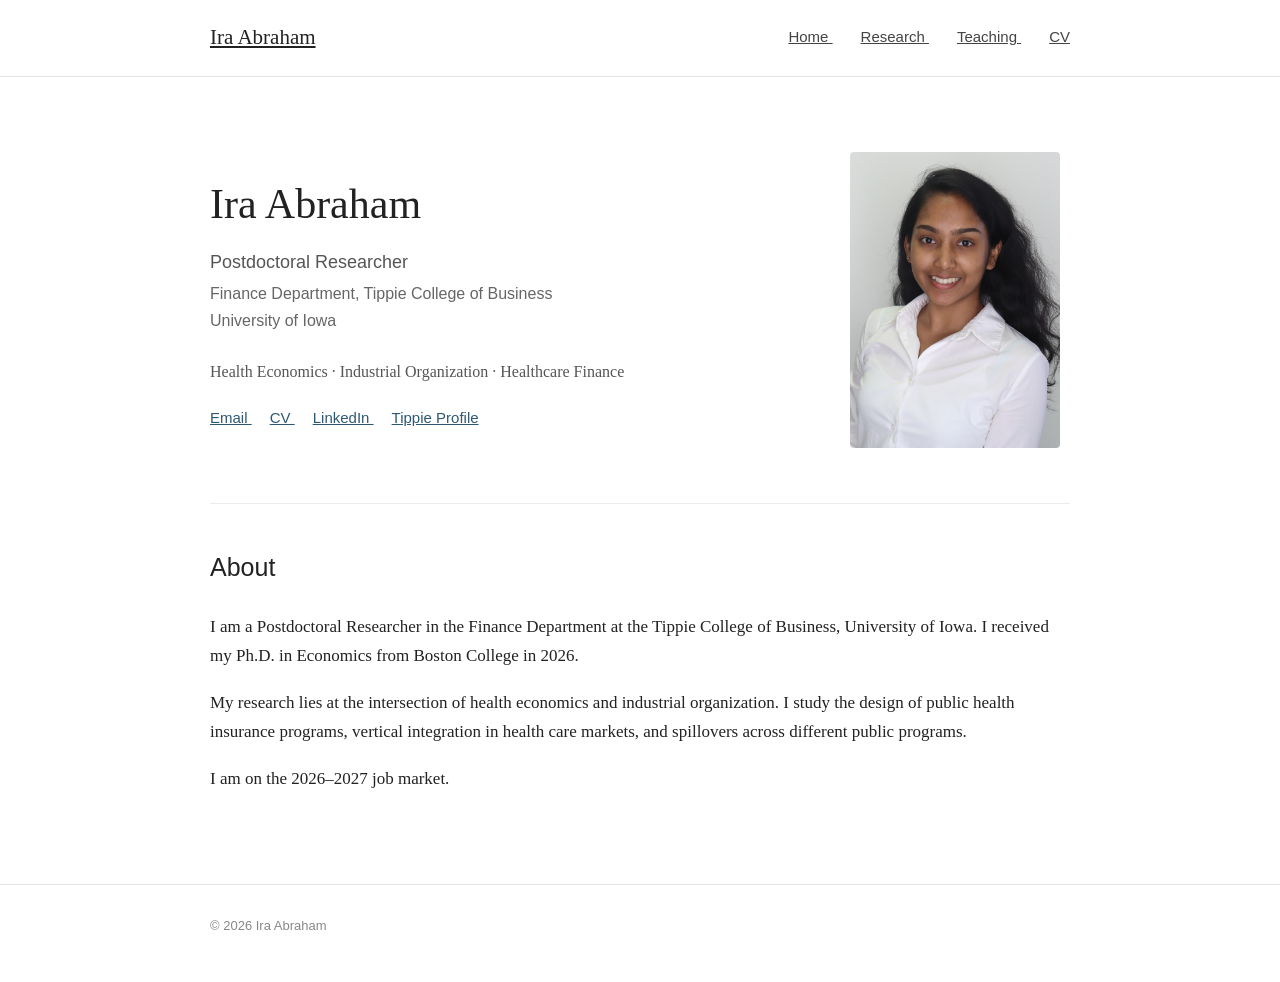
<file: index.html>
<!DOCTYPE html>
<html lang="en">

<head>
  <meta charset="UTF-8">
  <meta name="viewport" content="width=device-width, initial-scale=1.0">

  <title>Ira Abraham</title>

  <link rel="stylesheet" href="assets/style.css">

</head>


<body class="home">


<!-- NAVIGATION -->

<nav>

  <div class="container nav-inner">

    <div class="nav-name">
      <a href="index.html">Ira Abraham</a>
    </div>

    <div class="nav-links">

      <a href="index.html">
        Home
      </a>

      <a href="research.html">
        Research
      </a>

      <a href="teaching.html">
        Teaching
      </a>

      <a href="assets/CV__Ira_Abraham.pdf" target="_blank">
        CV
      </a>

    </div>

  </div>

</nav>



<main class="container">


<!-- INTRO -->

<div class="intro">

  <div>

    <h1>Ira Abraham</h1>

    <div class="position">
      Postdoctoral Researcher
    </div>

    <div class="institution">
      Finance Department, Tippie College of Business<br>
      University of Iowa
    </div>

    <div class="fields">
      Health Economics · Industrial Organization · Healthcare Finance
    </div>


    <div class="quick-links">

      <a href="mailto:ilabraham@uiowa.edu">
        Email
      </a>

      <a href="assets/CV__Ira_Abraham.pdf" target="_blank">
        CV
      </a>

      <a href="https://www.linkedin.com/in/ira-abraham-8a501817b/" target="_blank">
        LinkedIn
      </a>

      <a href="https://tippie.uiowa.edu/people/ira-abraham" target="_blank">
        Tippie Profile
      </a>

    </div>

  </div>


  <div class="intro-photo">

    <img
      class="profile-photo"
      src="assets/profile-photo.jpg"
      alt="Ira Abraham">

  </div>

</div>



<!-- ABOUT -->

<section>

  <h2>About</h2>

  <p>
    I am a Postdoctoral Researcher in the Finance Department at the
    Tippie College of Business, University of Iowa.
    I received my Ph.D. in Economics from Boston College in 2026.
  </p>

  <p>
    My research lies at the intersection of health economics and
    industrial organization. I study the design of public health
    insurance programs, vertical integration in health care markets,
    and spillovers across different public programs.
  </p>

  <p>
    I am on the 2026–2027 job market.
  </p>

</section>


</main>



<!-- FOOTER -->

<footer>

  <div class="container">

    © 2026 Ira Abraham

  </div>

</footer>


</body>

</html>
</file>
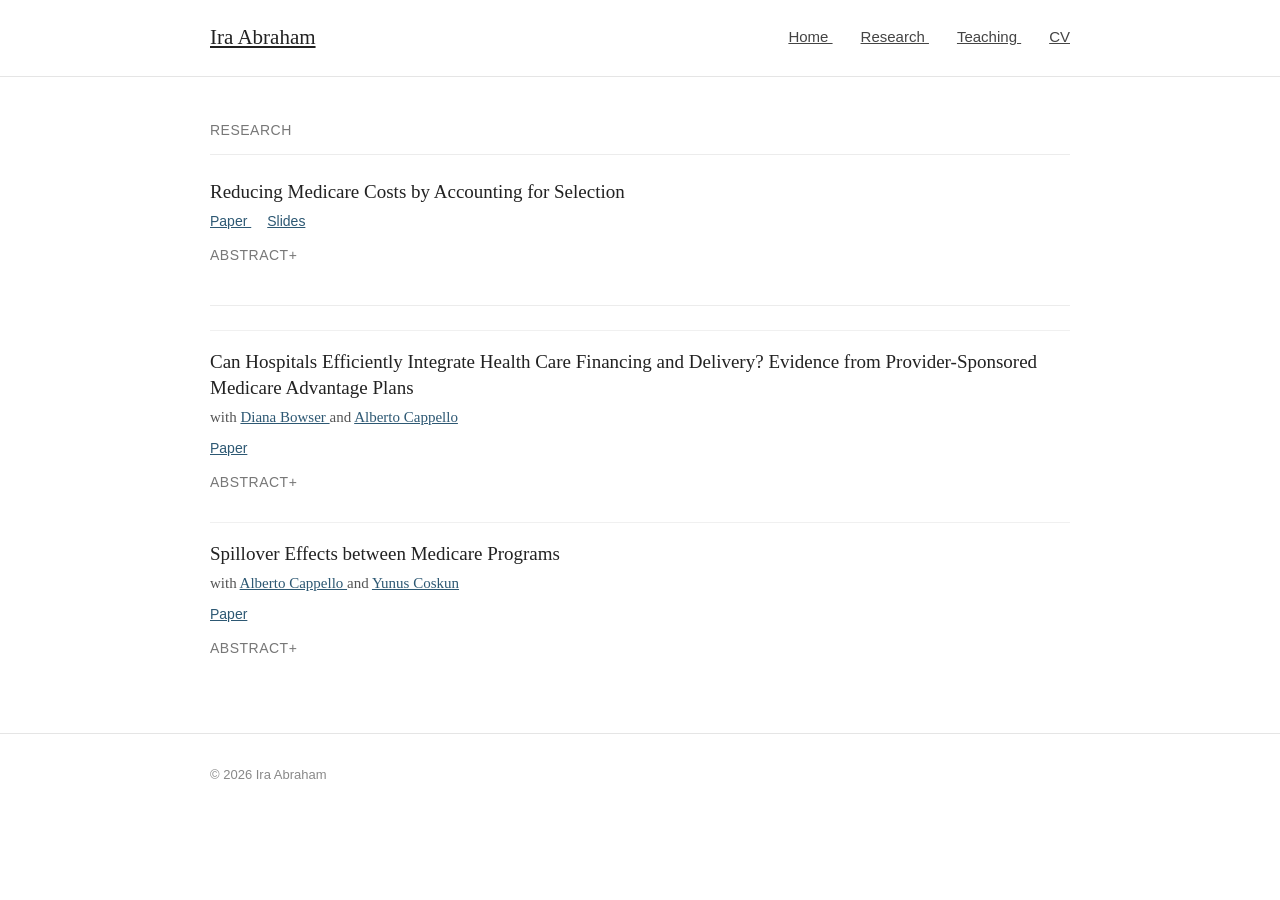
<file: research.html>
<!DOCTYPE html>
<html lang="en">

<head>
  <meta charset="UTF-8">
  <meta name="viewport" content="width=device-width, initial-scale=1.0">

  <title>Research | Ira Abraham</title>

  <link rel="stylesheet" href="assets/style.css">

</head>


<body class="page research-page">


<!-- NAVIGATION -->

<nav>

  <div class="container nav-inner">

    <div class="nav-name">
      <a href="index.html">Ira Abraham</a>
    </div>

    <div class="nav-links">

      <a href="index.html">
        Home
      </a>

      <a href="research.html">
        Research
      </a>

      <a href="teaching.html">
        Teaching
      </a>

      <a href="assets/CV__Ira_Abraham.pdf" target="_blank">
        CV
      </a>

    </div>

  </div>

</nav>



<main class="container">


<!-- PAGE TITLE -->

<div class="page-header">

  <h1>Research</h1>

</div>




<section>

  <div class="paper">

    <div class="paper-title">
      Reducing Medicare Costs by Accounting for Selection
    </div>

    <div class="paper-links">

      <a
        href="assets/papers/Reducing_Medicare_Costs_by_Accounting_for_Selection.pdf"
        target="_blank">
        Paper
      </a>

      <a
        href="assets/JMP_presentation_IraAbraham.pdf"
        target="_blank">
        Slides
      </a>

    </div>


    <details class="abstract">

      <summary>ABSTRACT+</summary>

      <p>
        <span class="abstract-label">Abstract.</span>
        Medicare Advantage was designed to use competition among private
        insurers and managed care to reduce Medicare spending while improving
        care. However, imperfect risk adjustment does not fully account for
        healthier beneficiaries selecting into Medicare Advantage, creating a
        trade-off between selection-driven costs and managed-care efficiencies.
      </p>

      <p>
        Using administrative claims data together with survey-based measures
        of health, I develop a structural model of beneficiary plan choice and
        insurers' equilibrium pricing. Counterfactual simulations show that
        eliminating Medicare Advantage would reduce annual government spending
        by $20.8 billion.
      </p>

      <p>
        Incorporating selection beyond current risk adjustment into subsidy
        design reduces CMS expenditure by $7.56 billion, while the combined
        reduction in consumer surplus and producer profits is approximately
        $0.585 billion.
      </p>

    </details>

  </div>

</section>




<section>


  <!-- PAPER 2 -->

  <div class="paper">

    <div class="paper-title">
      Can Hospitals Efficiently Integrate Health Care Financing and Delivery?
      Evidence from Provider-Sponsored Medicare Advantage Plans
    </div>

    <div class="coauthors">
      with
      <a href="https://www.bc.edu/bc-web/schools/cson/faculty-research/faculty-directory/diana-m--bowser.html"
         target="_blank">
         Diana Bowser
      </a>
      and
      <a href="https://albertoc94.github.io/albertocappello/"
         target="_blank">
         Alberto Cappello
      </a>
    </div>

    <div class="paper-links">

      <a
        href="assets/papers/Hospital_Sponsored_Health_Plans_Readmission_Rates.pdf"
        target="_blank">
        Paper
      </a>

    </div>


    <details class="abstract">

      <summary>ABSTRACT+</summary>

      <p>
        <span class="abstract-label">Abstract.</span>
        Some hospitals integrate health care financing and delivery by sponsoring their own
        health plans. We study how this integration affects hospital quality, measured by
        30-day unplanned readmissions and 30-day mortality, in Medicare Advantage market.
        Integration changes hospitals’ incentives by allowing the health system to internalize
        the plan-side savings from reducing downstream utilization, thereby strengthening incentives
        to invest in quality. Exploiting within-hospital changes in plan-sponsorship
        status over time and quasi-random variation in hospital assignment generated by ambulance
        referral patterns, we find little evidence of an average effect of plan sponsorship
        on readmission and mortality rate in the full sample. In unconcentrated hospital markets,
        however, admission to a plan-sponsoring hospital reduces the probability of a
        30-day unplanned readmission by 12.4 percentage points and the probability of 30-day
        mortality by 5.6 percentage points. The results suggest that hospital sponsorship of a
        health plan can lead hospitals to improve patient outcomes, but that the benefits vary
        strongly across markets with different levels of competition.
      </p>

    </details>

  </div>



  <!-- PAPER 3 -->

  <div class="paper">

    <div class="paper-title">
      Spillover Effects between Medicare Programs
    </div>

    <div class="coauthors">
      with
      <a href="https://albertoc94.github.io/albertocappello/"
         target="_blank">
         Alberto Cappello
      </a>
      and
      <a href="https://www.yunussemihcoskun.com/"
         target="_blank">
         Yunus Coskun
      </a>
    </div>

    <div class="paper-links">

      <a
        href="assets/papers/Spillover_Effects_between_Medicare_Programs.pdf"
        target="_blank">
        Paper
      </a>

    </div>


    <details class="abstract">

      <summary>ABSTRACT+</summary>

      <p>
        <span class="abstract-label">Abstract.</span>
        Medicare's major programs share healthcare providers, creating the
        possibility that incentives in one part of Medicare affect outcomes
        in another. We study whether incentives created by the Medicare Shared
        Savings Program (MSSP) spill over from Traditional Medicare to
        Medicare Advantage.
      </p>

      <p>
        We exploit variation generated by the 2019 Pathways to Success reform
        and construct a Bartik-style instrument for Medicare Advantage plans'
        exposure to MSSP activity.
      </p>

      <p>
        Greater MSSP exposure reduces Medicare Advantage plans' expected cost
        of coverage and increases plan generosity. A 1% increase in exposure
        reduces expected cost per beneficiary by 0.17%, increases rebates by
        2.1%, lowers out-of-pocket maxima by 0.37%, and raises the probability
        of offering a zero-premium plan by 0.57 percentage points.
      </p>

    </details>

  </div>


</section>


</main>



<!-- FOOTER -->

<footer>

  <div class="container">
    © 2026 Ira Abraham
  </div>

</footer>


</body>

</html>
</file>
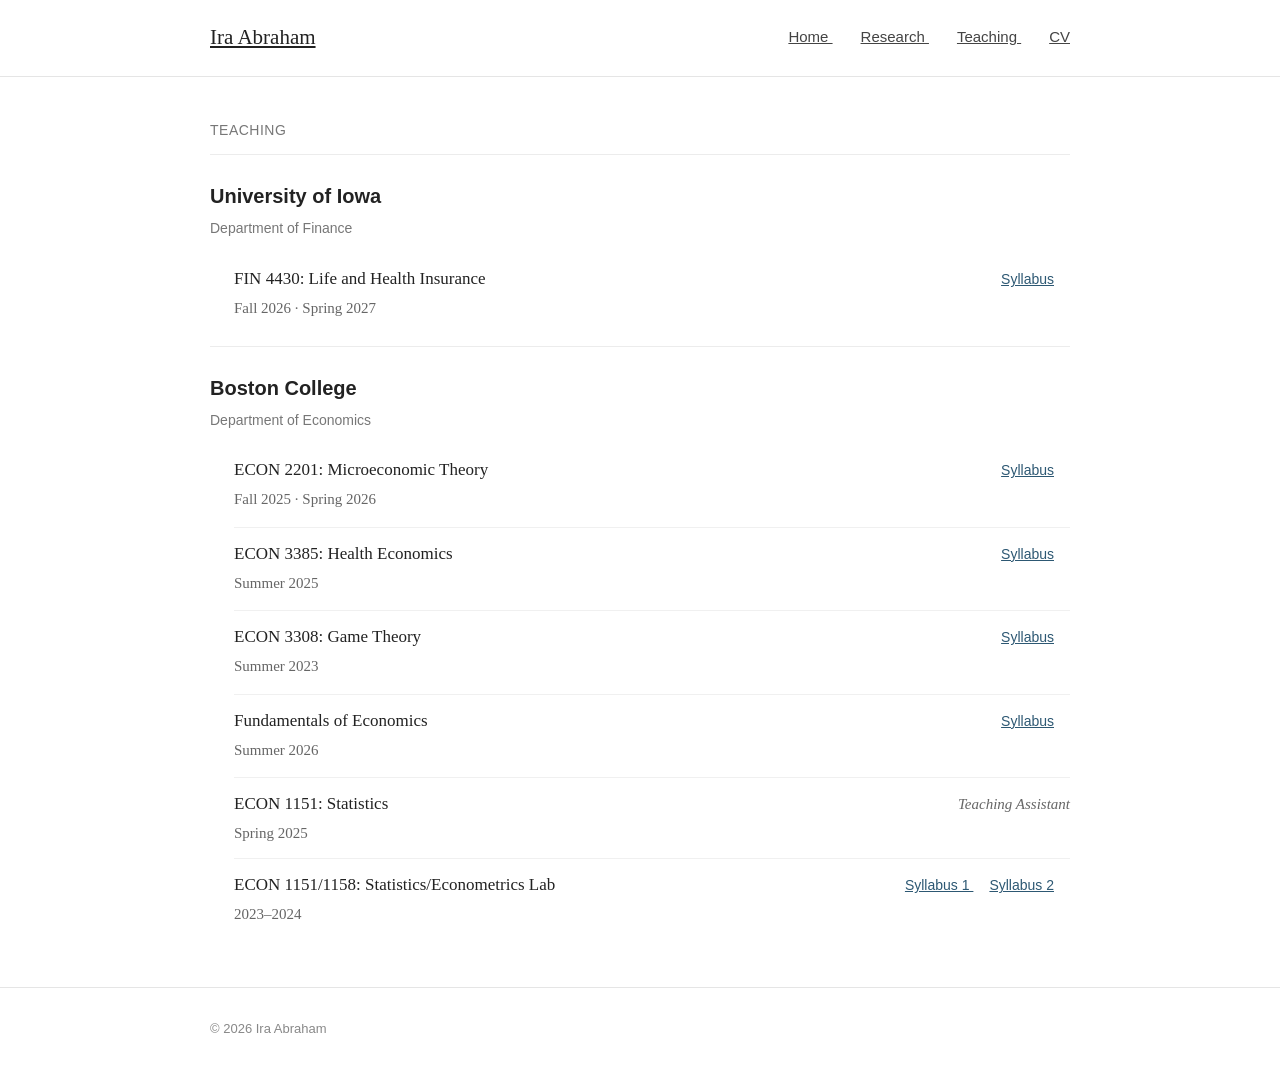
<file: teaching.html>
<!DOCTYPE html>
<html lang="en">

<head>
  <meta charset="UTF-8">
  <meta name="viewport" content="width=device-width, initial-scale=1.0">

  <title>Teaching | Ira Abraham</title>

  <link rel="stylesheet" href="assets/style.css">

</head>


<body class="page teaching-page">


<!-- NAVIGATION -->

<nav>

  <div class="container nav-inner">

    <div class="nav-name">
      <a href="index.html">Ira Abraham</a>
    </div>

    <div class="nav-links">

      <a href="index.html">
        Home
      </a>

      <a href="research.html">
        Research
      </a>

      <a href="teaching.html">
        Teaching
      </a>

      <a href="assets/CV__Ira_Abraham.pdf" target="_blank">
        CV
      </a>

    </div>

  </div>

</nav>



<main class="container">


<!-- PAGE TITLE -->

<div class="page-header">

  <h1>Teaching</h1>

</div>



<!-- UNIVERSITY OF IOWA -->

<section>

  <h2>University of Iowa</h2>

  <div class="department">
    Department of Finance
  </div>


  <div class="course">

    <div class="course-title">
      FIN 4430: Life and Health Insurance
    </div>

    <div class="course-semester">
      Fall 2026 · Spring 2027
    </div>

    <div class="course-links">

      <a
        href="assets/syllabi/FIN_4430_Life_and_Health_Insurance_Syllabus.pdf"
        target="_blank">
        Syllabus
      </a>

    </div>

  </div>

</section>



<!-- BOSTON COLLEGE -->

<section>

  <h2>Boston College</h2>

  <div class="department">
    Department of Economics
  </div>


  <!-- MICROECONOMIC THEORY -->

  <div class="course">

    <div class="course-title">
      ECON 2201: Microeconomic Theory
    </div>

    <div class="course-semester">
      Fall 2025 · Spring 2026
    </div>

    <div class="course-links">

      <a
        href="assets/syllabi/ECON_2201_Microeconomic_Theory_Syllabus.pdf"
        target="_blank">
        Syllabus
      </a>

    </div>

  </div>


  <!-- HEALTH ECONOMICS -->

  <div class="course">

    <div class="course-title">
      ECON 3385: Health Economics
    </div>

    <div class="course-semester">
      Summer 2025
    </div>

    <div class="course-links">

      <a
        href="assets/syllabi/ECON_3385_Health_Economics_Syllabus.pdf"
        target="_blank">
        Syllabus
      </a>

    </div>

  </div>


  <!-- GAME THEORY -->

  <div class="course">

    <div class="course-title">
      ECON 3308: Game Theory
    </div>

    <div class="course-semester">
      Summer 2023
    </div>

    <div class="course-links">

      <a
        href="assets/syllabi/ECON_3308_Game_Theory_Syllabus.pdf"
        target="_blank">
        Syllabus
      </a>

    </div>

  </div>


  <!-- FUNDAMENTALS OF ECONOMICS -->

  <div class="course">

    <div class="course-title">
      Fundamentals of Economics
    </div>

    <div class="course-semester">
      Summer 2026
    </div>

    <div class="course-links">

      <a
        href="assets/syllabi/Fundamentals_of_Economics_Syllabus.pdf"
        target="_blank">
        Syllabus
      </a>

    </div>

  </div>


  <!-- STATISTICS -->

  <div class="course">

    <div class="course-title">
      ECON 1151: Statistics
    </div>

    <div class="course-role">
      Teaching Assistant
    </div>

    <div class="course-semester">
      Spring 2025
    </div>

  </div>


  <!-- STATISTICS / ECONOMETRICS LAB -->

  <div class="course">

    <div class="course-title">
      ECON 1151/1158: Statistics/Econometrics Lab
    </div>

    <div class="course-semester">
      2023–2024
    </div>

    <div class="course-links">

      <a
        href="assets/syllabi/ECON_1151_1158_Lab_Syllabus_Spring_2023.pdf"
        target="_blank">
        Syllabus 1
      </a>

      <a
        href="assets/syllabi/ECON_1151_1158_Lab_Syllabus_Fall_2023.pdf"
        target="_blank">
        Syllabus 2
      </a>

    </div>

  </div>


</section>


</main>



<!-- FOOTER -->

<footer>

  <div class="container">
    © 2026 Ira Abraham
  </div>

</footer>


</body>

</html>
</file>
<file: assets/style.css>
/* ---------- GENERAL ---------- */

* {
  box-sizing: border-box;
}

body {
  margin: 0;
  background: #ffffff;
  color: #222;
  font-family: Georgia, "Times New Roman", serif;
  font-size: 17px;
  line-height: 1.7;
}

a {
  color: #2d5873;
  text-decoration: underline;
}

a:hover {
  text-decoration: underline;
}

.container {
  max-width: 920px;
  margin: 0 auto;
  padding: 0 30px;
}


/* ---------- NAVIGATION ---------- */

nav {
  border-bottom: 1px solid #e5e5e5;
  padding: 20px 0;
  font-family: Arial, Helvetica, sans-serif;
}

.nav-inner {
  display: flex;
  justify-content: space-between;
  align-items: center;
}

.nav-name {
  font-family: Georgia, "Times New Roman", serif;
  font-size: 21px;
  font-weight: 500;
  letter-spacing: 0;
}

.nav-name a {
  color: #222;
}

.nav-links a {
  margin-left: 28px;
  color: #444;
  font-size: 15px;
}

.nav-links a:hover {
  color: #000;
}


/* ---------- INTRO ---------- */

.intro {
  display: grid;
  grid-template-columns: 1fr 220px;
  gap: 60px;
  align-items: center;
  padding: 75px 0 55px;
}

.home h1 {
  font-family: Georgia, "Times New Roman", serif;
  font-size: 42px;
  margin: 0 0 6px;
  font-weight: 500;
  letter-spacing: 0;
}

.position {
  font-family: Arial, Helvetica, sans-serif;
  font-size: 18px;
  color: #555;
  margin-bottom: 3px;
}

.institution {
  font-family: Arial, Helvetica, sans-serif;
  font-size: 16px;
  color: #666;
  margin-bottom: 23px;
}

.fields {
  font-size: 16px;
  color: #555;
  margin-bottom: 20px;
}

.profile-photo {
  width: 210px;
  height: auto;
  display: block;
  border-radius: 4px;
}

.quick-links {
  font-family: Arial, Helvetica, sans-serif;
  font-size: 15px;
  margin-top: 18px;
}

.quick-links a {
  margin-right: 18px;
}


/* ---------- PAGE HEADER ---------- */

.page-header {
  padding: 65px 0 35px;
}

.page h1 {
  font-family: Arial, Helvetica, sans-serif;
  font-size: 36px;
  font-weight: 500;
  margin: 0;
  letter-spacing: -0.5px;
}


/* ---------- SECTIONS ---------- */

.home section {
  padding: 42px 0;
  border-top: 1px solid #ececec;
}

.page section {
  padding: 35px 0 20px;
  border-top: 1px solid #ececec;
}

.home h2 {
  font-family: Arial, Helvetica, sans-serif;
  font-size: 25px;
  font-weight: 500;
  margin-top: 0;
  margin-bottom: 25px;
}

.research-page h2 {
  font-family: Arial, Helvetica, sans-serif;
  color: #777;
  font-size: 14px;
  font-weight: 500;
  letter-spacing: 0.5px;
  margin-top: 0;
  margin-bottom: 14px;
  text-transform: uppercase;
}

.research-page .page-header,
.teaching-page .page-header {
  padding: 42px 0 12px;
}

.research-page h1,
.teaching-page h1 {
  color: #777;
  font-size: 14px;
  font-weight: 500;
  letter-spacing: 0.5px;
  text-transform: uppercase;
}

.research-page section,
.teaching-page section {
  padding: 24px 0 10px;
}

.teaching-page h2 {
  font-family: Arial, Helvetica, sans-serif;
  font-size: 20px;
  font-weight: 600;
  margin-top: 0;
  margin-bottom: 4px;
}

p {
  margin-top: 0;
  margin-bottom: 18px;
}


/* ---------- PAPERS ---------- */

.paper {
  margin-bottom: 55px;
}

.research-page .paper {
  margin-bottom: 0;
  padding: 18px 0 22px;
  border-top: 1px solid #f0f0f0;
}

.research-page h2 + .paper {
  border-top: 0;
  padding-top: 0;
}

.research-page section:first-of-type .paper:first-child {
  border-top: 0;
  padding-top: 0;
}

.paper-title {
  font-size: 20px;
  font-weight: bold;
  margin-bottom: 4px;
}

.research-page .paper-title {
  font-size: 19px;
  font-weight: 500;
  line-height: 1.35;
  margin-bottom: 5px;
}

.paper-status {
  font-family: Arial, Helvetica, sans-serif;
  text-transform: uppercase;
  letter-spacing: 0.5px;
  font-size: 12px;
  font-weight: 600;
  color: #777;
  margin-bottom: 7px;
}

.research-page .paper-status {
  text-transform: none;
  letter-spacing: 0;
  font-size: 14px;
  font-weight: 400;
  margin-bottom: 6px;
}

.coauthors {
  font-size: 16px;
  margin-bottom: 9px;
  color: #555;
}

.research-page .coauthors {
  font-size: 15px;
  margin-bottom: 6px;
}

.paper-links {
  font-family: Arial, Helvetica, sans-serif;
  font-size: 14px;
  margin-bottom: 16px;
}

.research-page .paper-links {
  margin-bottom: 8px;
}

.paper-links a {
  margin-right: 16px;
}

.abstract-label {
  font-weight: bold;
}

.abstract {
  max-width: 850px;
}

.abstract p {
  margin-top: 0;
  margin-bottom: 15px;
}

.research-page .abstract {
  color: #333;
  font-size: 16px;
  line-height: 1.65;
  max-width: 850px;
}

.research-page .abstract summary {
  color: #777;
  cursor: pointer;
  display: inline-block;
  font-family: Arial, Helvetica, sans-serif;
  font-size: 14px;
  font-weight: 500;
  letter-spacing: 0.5px;
  margin-bottom: 6px;
}

.research-page .abstract summary:hover {
  color: #555;
  text-decoration: underline;
}

.research-page .abstract[open] summary {
  margin-bottom: 8px;
}

.research-page .abstract p {
  margin-top: 0;
  margin-bottom: 0;
}

.research-page .abstract-label {
  display: none;
}


/* ---------- COURSES ---------- */

.department {
  font-family: Arial, Helvetica, sans-serif;
  font-size: 14px;
  color: #777;
  margin-top: -25px;
  margin-bottom: 35px;
}

.teaching-page .department {
  margin-top: 0;
  margin-bottom: 12px;
}

.course {
  margin-bottom: 38px;
}

.teaching-page .course {
  display: grid;
  grid-template-columns: minmax(0, 1fr) auto;
  column-gap: 24px;
  row-gap: 2px;
  align-items: baseline;
  margin-left: 24px;
  margin-bottom: 0;
  padding: 12px 0;
  border-top: 1px solid #f0f0f0;
}

.teaching-page .department + .course {
  border-top: 0;
}

.course-title {
  font-size: 19px;
  font-weight: bold;
  margin-bottom: 3px;
}

.teaching-page .course-title {
  font-size: 17px;
  font-weight: 400;
  margin-bottom: 0;
}

.course-semester {
  color: #666;
  font-size: 16px;
  margin-bottom: 8px;
}

.teaching-page .course-semester {
  color: #666;
  font-size: 15px;
  margin-bottom: 0;
}

.course-role {
  font-style: italic;
  color: #666;
  font-size: 15px;
  margin-bottom: 8px;
}

.teaching-page .course-role {
  font-size: 15px;
  margin-bottom: 0;
}

.course-links {
  font-family: Arial, Helvetica, sans-serif;
  font-size: 14px;
}

.teaching-page .course-links {
  grid-column: 2;
  grid-row: 1 / span 3;
  white-space: nowrap;
}

.course-links a {
  margin-right: 16px;
}


/* ---------- FOOTER ---------- */

footer {
  border-top: 1px solid #e5e5e5;
  padding: 30px 0 45px;
  font-family: Arial, Helvetica, sans-serif;
  font-size: 13px;
  color: #888;
}

.home footer {
  margin-top: 30px;
}

.page footer {
  margin-top: 35px;
}


/* ---------- MOBILE ---------- */

@media (max-width: 700px) {

  .nav-inner {
    flex-direction: column;
    align-items: flex-start;
  }

  .nav-links {
    margin-top: 12px;
  }

  .nav-links a {
    margin-left: 0;
    margin-right: 18px;
  }

  .intro {
    grid-template-columns: 1fr;
    padding-top: 45px;
    gap: 30px;
  }

  .profile-photo {
    width: 180px;
  }

  .intro-photo {
    order: -1;
  }

  .home h1 {
    font-size: 34px;
  }

  .page-header {
    padding-top: 45px;
  }

  .page h1 {
    font-size: 31px;
  }

  .teaching-page .page-header {
    padding-top: 34px;
  }

  .research-page h1,
  .teaching-page h1 {
    font-size: 13px;
  }

  .teaching-page .course {
    grid-template-columns: 1fr;
    margin-left: 16px;
    row-gap: 3px;
  }

  .teaching-page .course-links {
    grid-column: 1;
    grid-row: auto;
    margin-top: 2px;
  }

}
</file>
